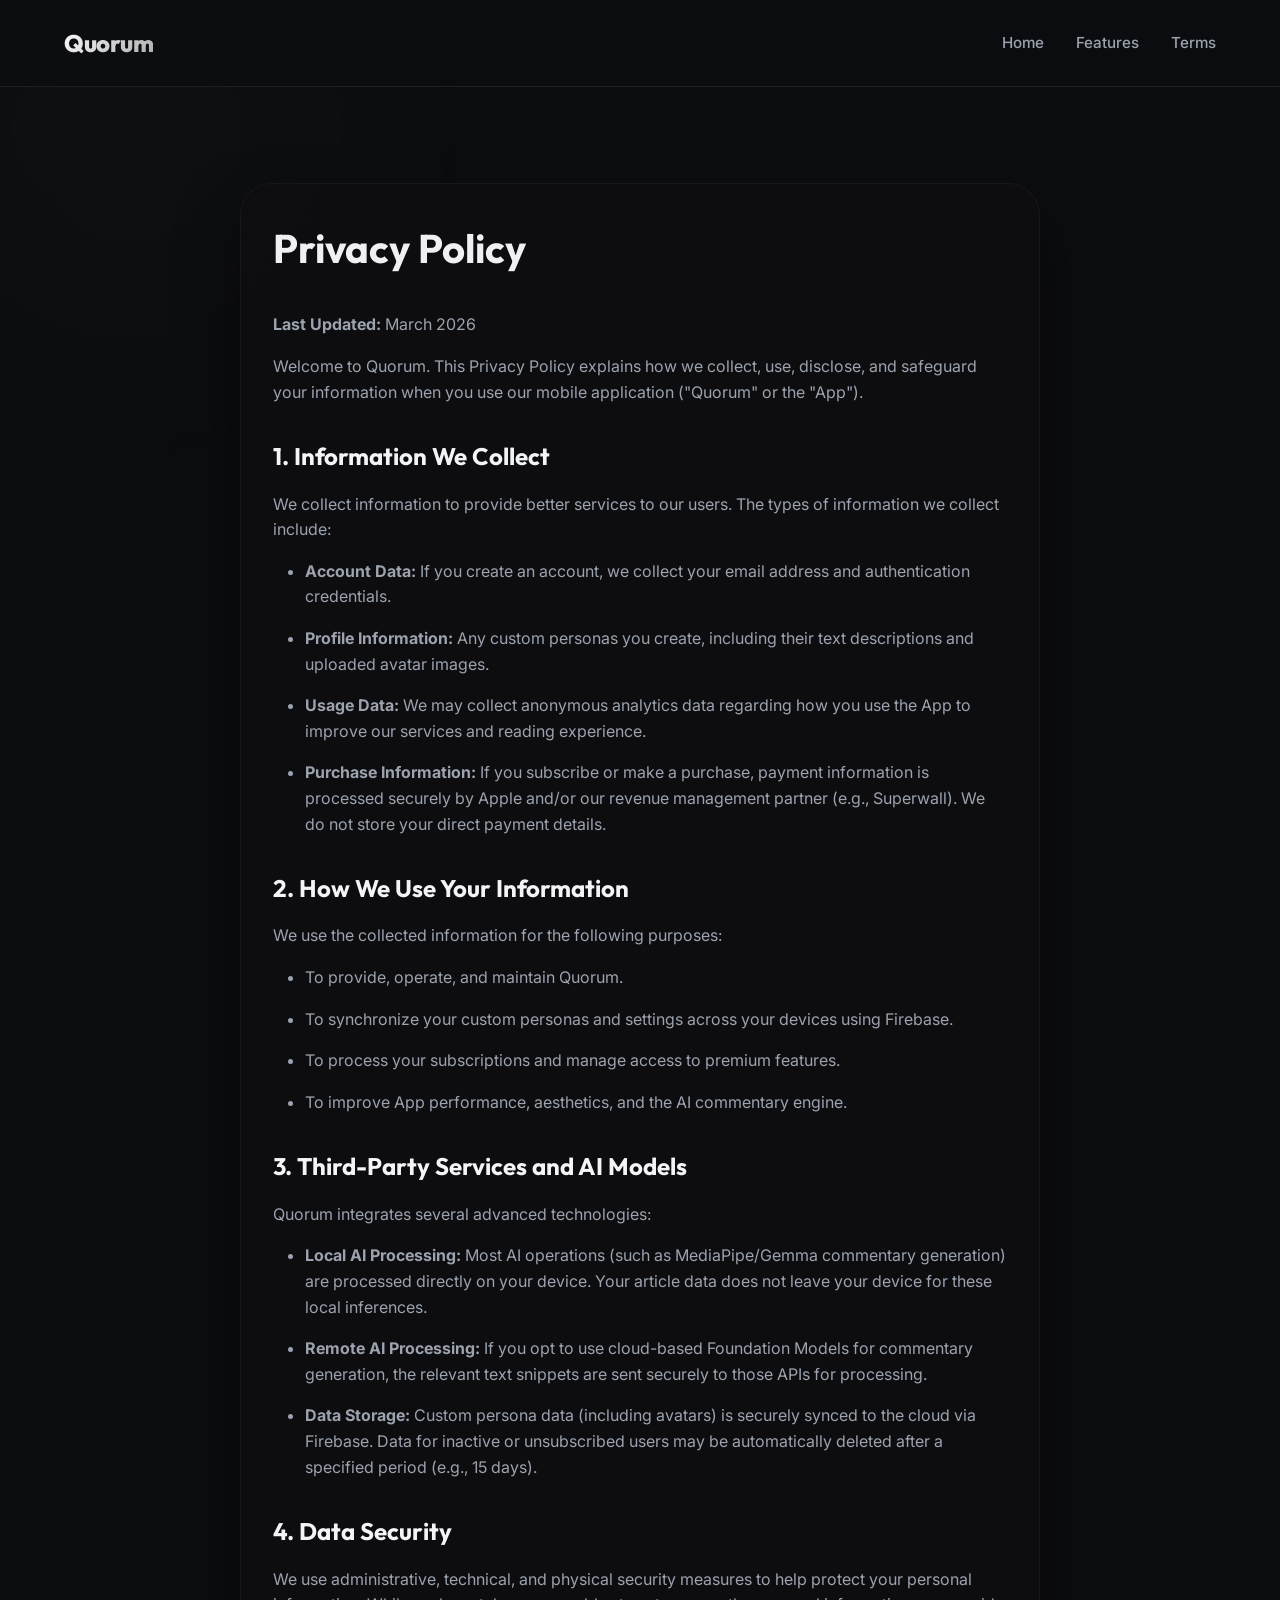
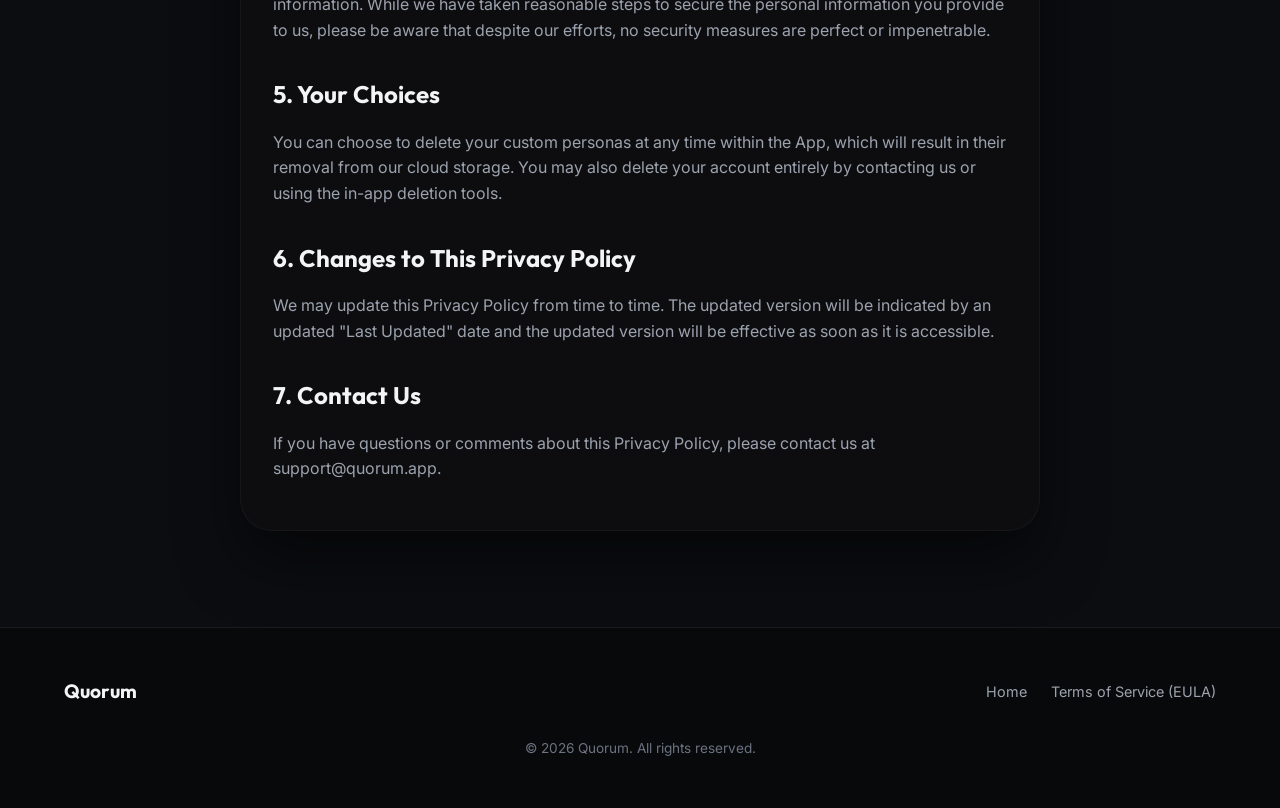
<file: privacy.html>
<!DOCTYPE html>
<html lang="en">

<head>
    <meta charset="UTF-8">
    <meta name="viewport" content="width=device-width, initial-scale=1.0">
    <title>Privacy Policy - Quorum</title>
    <link rel="stylesheet" href="styles.css">
    <link
        href="https://fonts.googleapis.com/css2?family=Inter:wght@300;400;500;600&family=Outfit:wght@400;600;700;800&display=swap"
        rel="stylesheet">
    <style>
        .policy-container {
            max-width: 800px;
            margin: 6rem auto;
            padding: 2rem;
        }

        .policy-container h1 {
            font-family: var(--font-display);
            font-size: 2.5rem;
            margin-bottom: 2rem;
            color: var(--accent);
        }

        .policy-container h2 {
            font-family: var(--font-display);
            font-size: 1.5rem;
            margin-top: 2rem;
            margin-bottom: 1rem;
            color: var(--text-main);
        }

        .policy-container p,
        .policy-container li {
            color: var(--text-muted);
            margin-bottom: 1rem;
            line-height: 1.6;
        }

        .policy-container ul {
            margin-left: 2rem;
            margin-bottom: 1.5rem;
        }
    </style>
</head>

<body>
    <div class="glow-bg"></div>
    <header class="navbar">
        <div class="logo">Quorum</div>
        <nav class="nav-links">
            <a href="index.html">Home</a>
            <a href="index.html#features">Features</a>
            <a href="https://www.apple.com/legal/internet-services/itunes/dev/stdeula/" target="_blank"
                rel="noopener noreferrer">Terms</a>
        </nav>
    </header>

    <main class="policy-container glass-panel">
        <h1>Privacy Policy</h1>
        <p><strong>Last Updated:</strong> March 2026</p>

        <p>Welcome to Quorum. This Privacy Policy explains how we collect, use, disclose, and safeguard your
            information when you use our mobile application ("Quorum" or the "App").</p>

        <h2>1. Information We Collect</h2>
        <p>We collect information to provide better services to our users. The types of information we collect include:
        </p>
        <ul>
            <li><strong>Account Data:</strong> If you create an account, we collect your email address and
                authentication credentials.</li>
            <li><strong>Profile Information:</strong> Any custom personas you create, including their text descriptions
                and uploaded avatar images.</li>
            <li><strong>Usage Data:</strong> We may collect anonymous analytics data regarding how you use the App to
                improve our services and reading experience.</li>
            <li><strong>Purchase Information:</strong> If you subscribe or make a purchase, payment information is
                processed securely by Apple and/or our revenue management partner (e.g., Superwall). We do not store
                your direct payment details.</li>
        </ul>

        <h2>2. How We Use Your Information</h2>
        <p>We use the collected information for the following purposes:</p>
        <ul>
            <li>To provide, operate, and maintain Quorum.</li>
            <li>To synchronize your custom personas and settings across your devices using Firebase.</li>
            <li>To process your subscriptions and manage access to premium features.</li>
            <li>To improve App performance, aesthetics, and the AI commentary engine.</li>
        </ul>

        <h2>3. Third-Party Services and AI Models</h2>
        <p>Quorum integrates several advanced technologies:</p>
        <ul>
            <li><strong>Local AI Processing:</strong> Most AI operations (such as MediaPipe/Gemma commentary generation)
                are processed directly on your device. Your article data does not leave your device for these local
                inferences.</li>
            <li><strong>Remote AI Processing:</strong> If you opt to use cloud-based Foundation Models for commentary
                generation, the relevant text snippets are sent securely to those APIs for processing.</li>
            <li><strong>Data Storage:</strong> Custom persona data (including avatars) is securely synced to the cloud
                via Firebase. Data for inactive or unsubscribed users may be automatically deleted after a specified
                period (e.g., 15 days).</li>
        </ul>

        <h2>4. Data Security</h2>
        <p>We use administrative, technical, and physical security measures to help protect your personal information.
            While we have taken reasonable steps to secure the personal information you provide to us, please be aware
            that despite our efforts, no security measures are perfect or impenetrable.</p>

        <h2>5. Your Choices</h2>
        <p>You can choose to delete your custom personas at any time within the App, which will result in their removal
            from our cloud storage. You may also delete your account entirely by contacting us or using the in-app
            deletion tools.</p>

        <h2>6. Changes to This Privacy Policy</h2>
        <p>We may update this Privacy Policy from time to time. The updated version will be indicated by an updated
            "Last Updated" date and the updated version will be effective as soon as it is accessible.</p>

        <h2>7. Contact Us</h2>
        <p>If you have questions or comments about this Privacy Policy, please contact us at support@quorum.app.
        </p>
    </main>

    <footer>
        <div class="footer-content">
            <div class="footer-brand">Quorum</div>
            <div class="footer-links">
                <a href="index.html">Home</a>
                <a href="https://www.apple.com/legal/internet-services/itunes/dev/stdeula/" target="_blank"
                    rel="noopener noreferrer">Terms of Service (EULA)</a>
            </div>
        </div>
        <p class="copyright">&copy; 2026 Quorum. All rights reserved.</p>
    </footer>
</body>

</html>
</file>
<file: styles.css>
:root {
    --bg-color: #0c0d11;
    --card-bg: rgba(25, 27, 34, 0.6);
    --border-color: rgba(255, 255, 255, 0.08);
    --text-main: #f3f4f6;
    --text-muted: #9ca3af;
    --accent: #f0f0f2;
    /* Soft cinematic white glow */
    --accent-glow: rgba(255, 255, 255, 0.03);

    --font-sans: 'Inter', -apple-system, BlinkMacSystemFont, "Segoe UI", Roboto, Helvetica, Arial, sans-serif;
    --font-display: 'Outfit', var(--font-sans);
}

* {
    margin: 0;
    padding: 0;
    box-sizing: border-box;
    scroll-behavior: smooth;
}

body {
    background-color: var(--bg-color);
    color: var(--text-main);
    font-family: var(--font-sans);
    line-height: 1.6;
    overflow-x: hidden;
    position: relative;
}

/* Background Effects */
.glow-bg {
    position: fixed;
    top: -20vw;
    left: -20vw;
    width: 60vw;
    height: 60vw;
    background: radial-gradient(circle, rgba(255, 255, 255, 0.02) 0%, transparent 60%);
    opacity: 1;
    z-index: -1;
    pointer-events: none;
    filter: blur(100px);
}

/* Navbar */
.navbar {
    position: sticky;
    top: 0;
    z-index: 100;
    display: flex;
    justify-content: space-between;
    align-items: center;
    padding: 1.5rem 5%;
    background: rgba(12, 13, 17, 0.8);
    backdrop-filter: blur(12px);
    -webkit-backdrop-filter: blur(12px);
    border-bottom: 1px solid var(--border-color);
}

.logo {
    font-family: var(--font-display);
    font-size: 1.5rem;
    font-weight: 800;
    letter-spacing: -0.5px;
    background: linear-gradient(135deg, #fff 0%, #aaa 100%);
    -webkit-background-clip: text;
    background-clip: text;
    -webkit-text-fill-color: transparent;
}

.nav-links {
    display: flex;
    align-items: center;
    gap: 2rem;
}

.nav-links a {
    color: var(--text-muted);
    text-decoration: none;
    font-size: 0.95rem;
    font-weight: 500;
    transition: color 0.3s ease;
}

.nav-links a:hover {
    color: var(--text-main);
}

.cta-button,
.primary-btn {
    background: var(--text-main);
    color: #000 !important;
    padding: 0.7rem 1.6rem;
    border-radius: 30px;
    font-weight: 600;
    text-decoration: none;
    transition: transform 0.3s cubic-bezier(0.2, 0.8, 0.2, 1), box-shadow 0.3s ease;
    box-shadow: 0 4px 15px rgba(255, 255, 255, 0.1);
}

.cta-button:hover,
.primary-btn:hover {
    transform: translateY(-2px);
    box-shadow: 0 8px 25px rgba(255, 255, 255, 0.2);
}

/* Glassmorphism Classes */
.glass-panel {
    background: rgba(15, 15, 17, 0.7);
    border: 1px solid rgba(255, 255, 255, 0.04);
    border-radius: 32px;
    backdrop-filter: blur(40px);
    -webkit-backdrop-filter: blur(40px);
    box-shadow: 0 30px 60px rgba(0, 0, 0, 0.5);
}

.glass-card {
    background: rgba(18, 18, 20, 0.6);
    border: 1px solid rgba(255, 255, 255, 0.03);
    border-radius: 24px;
    backdrop-filter: blur(30px);
    -webkit-backdrop-filter: blur(30px);
    overflow: hidden;
    transition: transform 0.4s cubic-bezier(0.2, 0.8, 0.2, 1), border-color 0.4s ease, box-shadow 0.4s ease;
}

.glass-card:hover {
    transform: translateY(-8px);
    border-color: rgba(255, 255, 255, 0.1);
    box-shadow: 0 20px 40px rgba(0, 0, 0, 0.6);
}

/* Hero Section */
.hero {
    display: flex;
    justify-content: space-between;
    align-items: center;
    padding: 4rem 5%;
    margin: 4rem 5%;
    min-height: 60vh;
}

.hero-content {
    flex: 1;
    max-width: 600px;
}

.main-title {
    font-family: var(--font-display);
    font-size: clamp(3rem, 5vw, 5rem);
    font-weight: 800;
    line-height: 1.1;
    margin-bottom: 1.5rem;
    letter-spacing: -1px;
}

.highlight {
    color: var(--accent);
    /* For a dynamic gradient */
    background: linear-gradient(135deg, #ffffff 0%, #888 100%);
    -webkit-background-clip: text;
    background-clip: text;
    -webkit-text-fill-color: transparent;
}

.subtitle {
    font-size: 1.25rem;
    color: var(--text-muted);
    margin-bottom: 2.5rem;
    max-width: 90%;
}

.hero-buttons {
    display: flex;
    gap: 1rem;
    align-items: center;
}

.secondary-btn {
    padding: 0.6rem 1.2rem;
    border-radius: 20px;
    font-weight: 600;
    color: var(--text-main);
    text-decoration: none;
    border: 1px solid var(--border-color);
    transition: background 0.3s, border-color 0.3s;
}

.secondary-btn:hover {
    background: rgba(255, 255, 255, 0.05);
    border-color: rgba(255, 255, 255, 0.2);
}

.hero-image-container {
    flex: 1;
    display: flex;
    justify-content: center;
    position: relative;
    max-width: 45%;
}

.hero-img {
    width: 100%;
    max-width: 320px;
    border-radius: 30px;
    border: 1px solid var(--border-color);
    box-shadow: 0 20px 50px rgba(0, 0, 0, 0.5);
    position: relative;
    z-index: 2;
}

.accent-glow {
    position: absolute;
    top: 50%;
    left: 50%;
    transform: translate(-50%, -50%);
    width: 80%;
    height: 80%;
    background: var(--accent-glow);
    filter: blur(60px);
    z-index: 1;
    border-radius: 50%;
}

/* Animations */
@keyframes float {
    0% {
        transform: translateY(0px);
    }

    50% {
        transform: translateY(-15px);
    }

    100% {
        transform: translateY(0px);
    }
}

.float-anim {
    animation: float 6s ease-in-out infinite;
}

/* Layout resets for typography */
.section-title {
    font-family: var(--font-display);
    font-size: 2.5rem;
    font-weight: 700;
    text-align: center;
    margin-bottom: 3rem;
    letter-spacing: -0.5px;
}

/* Features Section */
.features-section {
    padding: 6rem 5%;
}

.feature-grid {
    display: grid;
    grid-template-columns: repeat(auto-fit, minmax(300px, 1fr));
    gap: 2rem;
    margin-top: 2rem;
}

.card-img-wrapper {
    width: 100%;
    height: 480px;
    overflow: hidden;
    position: relative;
    background: #040405;
    /* Deep rich black */
    display: flex;
    justify-content: center;
    align-items: center;
    padding: 2.5rem 2rem 0 2rem;
}

.card-img-wrapper img {
    max-width: 100%;
    height: 100%;
    object-fit: contain;
    object-position: bottom center;
    border-radius: 12px 12px 0 0;
    transition: transform 0.8s cubic-bezier(0.2, 0.8, 0.2, 1);
}

.glass-card:hover .card-img-wrapper img {
    transform: scale(1.03);
}

.card-content {
    padding: 1.5rem;
}

.card-content h3 {
    font-family: var(--font-display);
    font-size: 1.5rem;
    margin-bottom: 0.75rem;
    color: var(--text-main);
}

.card-content p {
    color: var(--text-muted);
    font-size: 0.95rem;
}

/* Showcase Section */
.showcase-section {
    padding: 6rem 5%;
}

.showcase-row {
    display: flex;
    align-items: center;
    gap: 4rem;
    margin-bottom: 6rem;
}

.showcase-row:last-child {
    margin-bottom: 0;
}

.showcase-row.reverse {
    flex-direction: row-reverse;
}

.showcase-text {
    flex: 1;
}

.showcase-text h3 {
    font-family: var(--font-display);
    font-size: 2.5rem;
    margin-bottom: 1rem;
    color: var(--text-main);
    letter-spacing: -0.5px;
}

.showcase-text p {
    font-size: 1.15rem;
    color: var(--text-muted);
    max-width: 90%;
}

.showcase-image {
    flex: 1;
    display: flex;
    justify-content: center;
    position: relative;
}

.showcase-img {
    max-width: 320px;
    width: 100%;
    border-radius: 35px;
    border: 1px solid var(--border-color);
    box-shadow: 0 20px 50px rgba(0, 0, 0, 0.5);
    z-index: 2;
}

/* Themes Section */
.themes-section {
    margin: 4rem 5%;
    padding: 4rem;
}

.themes-layout {
    display: flex;
    align-items: center;
    justify-content: space-between;
    gap: 4rem;
}

.themes-text {
    flex: 1;
}

.themes-text .section-title {
    text-align: left;
    margin-bottom: 1.5rem;
}

.themes-visuals {
    flex: 1.5;
    display: flex;
    justify-content: center;
    align-items: center;
    position: relative;
    height: 500px;
}

.theme-img {
    position: absolute;
    max-width: 250px;
    width: 100%;
    border-radius: 30px;
    border: 1px solid var(--border-color);
    box-shadow: 0 20px 50px rgba(0, 0, 0, 0.8);
    transition: transform 0.5s cubic-bezier(0.2, 0.8, 0.2, 1), z-index 0.5s;
}

.theme-img:nth-child(1) {
    transform: translateX(-140px) scale(0.85) rotate(-6deg);
    z-index: 1;
}

.theme-img:nth-child(2) {
    transform: translateX(0) scale(1) rotate(0deg);
    z-index: 3;
}

.theme-img:nth-child(3) {
    transform: translateX(140px) scale(0.85) rotate(6deg);
    z-index: 2;
}

.theme-img:hover {
    transform: scale(1.08) translateY(-15px) rotate(0deg) !important;
    z-index: 10 !important;
}

/* Support Section */
.support-section {
    padding: 4rem 5% 8rem 5%;
    display: flex;
    justify-content: center;
}

.support-container {
    display: flex;
    max-width: 1000px;
    width: 100%;
    padding: 4rem;
    gap: 4rem;
    align-items: center;
}

.support-text {
    flex: 1;
}

.support-text .subtitle {
    font-size: 1.15rem;
    color: var(--text-muted);
    margin-top: 1.5rem;
    line-height: 1.6;
}

.support-form {
    flex: 1.2;
    display: flex;
    flex-direction: column;
    gap: 1.5rem;
    width: 100%;
}

.form-group {
    display: flex;
    flex-direction: column;
    gap: 0.5rem;
    text-align: left;
}

.form-group label {
    font-size: 0.9rem;
    color: var(--text-muted);
    font-weight: 500;
}

.form-group input,
.form-group textarea {
    background: rgba(255, 255, 255, 0.03);
    border: 1px solid rgba(255, 255, 255, 0.1);
    border-radius: 12px;
    padding: 1rem 1.2rem;
    color: var(--text-main);
    font-family: var(--font-body);
    font-size: 1rem;
    transition: all 0.3s;
    outline: none;
}

.form-group input:focus,
.form-group textarea:focus {
    border-color: rgba(255, 255, 255, 0.3);
    background: rgba(255, 255, 255, 0.05);
    box-shadow: 0 0 0 2px rgba(255, 255, 255, 0.05);
}

.form-group input::placeholder,
.form-group textarea::placeholder {
    color: rgba(255, 255, 255, 0.2);
}

.submit-btn {
    align-self: flex-start;
    padding: 1rem 2rem;
    font-size: 1rem;
    margin-top: 0.5rem;
    cursor: pointer;
    border: none;
}

/* CTA Section */
.cta-section {
    text-align: center;
    padding: 6rem 5%;
    background: radial-gradient(circle at center, rgba(25, 27, 34, 0.8) 0%, transparent 70%);
}

.cta-section p {
    color: var(--text-muted);
    font-size: 1.2rem;
    margin-bottom: 2rem;
}

.large-btn {
    padding: 1rem 2rem;
    font-size: 1.1rem;
    border-radius: 30px;
}

/* Footer */
footer {
    border-top: 1px solid var(--border-color);
    padding: 3rem 5%;
    margin-top: 4rem;
    background: #08090b;
}

.footer-content {
    display: flex;
    justify-content: space-between;
    align-items: center;
    margin-bottom: 2rem;
}

.footer-brand {
    font-family: var(--font-display);
    font-weight: 700;
    font-size: 1.2rem;
}

.footer-links {
    display: flex;
    gap: 1.5rem;
}

.footer-links a {
    color: var(--text-muted);
    text-decoration: none;
    font-size: 0.9rem;
    transition: color 0.3s;
}

.footer-links a:hover {
    color: var(--text-main);
}

.copyright {
    color: #6b7280;
    font-size: 0.85rem;
    text-align: center;
}

/* Mobile Breakpoints */
@media (max-width: 768px) {
    .nav-links {
        display: none;
        /* simple mobile hide for now */
    }

    .hero {
        flex-direction: column;
        padding: 2rem 5%;
        text-align: center;
    }

    .hero-content {
        margin-bottom: 3rem;
    }

    .hero-buttons {
        justify-content: center;
    }

    .hero-image-container {
        max-width: 80%;
    }

    .themes-layout {
        flex-direction: column;
        text-align: center;
    }

    .themes-text .section-title {
        text-align: center;
    }

    .footer-content {
        flex-direction: column;
        gap: 2rem;
        text-align: center;
    }

    .footer-links {
        flex-direction: column;
        align-items: center;
    }

    .support-container {
        flex-direction: column;
        padding: 2.5rem 2rem;
        gap: 2.5rem;
        text-align: center;
    }

    .support-text .section-title {
        text-align: center;
    }

    .submit-btn {
        align-self: center;
        width: 100%;
    }
}
/* ── Co-Reading Rooms Section ─────────────────────────────────────────── */
.coread-section {
    margin: 2rem 5% 4rem;
    padding: 5rem 4rem;
    background: rgba(25, 27, 34, 0.45);
    border: 1px solid var(--border-color);
    border-radius: 24px;
    backdrop-filter: blur(30px);
    -webkit-backdrop-filter: blur(30px);
}

.coread-inner {
    display: flex;
    align-items: center;
    gap: 5rem;
}

.coread-text {
    flex: 1;
    display: flex;
    flex-direction: column;
    gap: 1.5rem;
}

.coread-badge {
    display: inline-block;
    font-family: var(--font-sans);
    font-size: 0.7rem;
    font-weight: 600;
    letter-spacing: 0.15em;
    text-transform: uppercase;
    color: var(--text-muted);
    border: 1px solid rgba(255,255,255,0.12);
    border-radius: 100px;
    padding: 0.35rem 0.9rem;
    width: fit-content;
}

.coread-title {
    font-family: var(--font-display);
    font-size: clamp(2.5rem, 4vw, 4rem);
    font-weight: 800;
    line-height: 1.1;
    letter-spacing: -0.02em;
    color: var(--text-main);
}

.coread-desc {
    font-size: 1.05rem;
    color: var(--text-muted);
    line-height: 1.75;
    max-width: 480px;
}

.coread-list {
    list-style: none;
    display: flex;
    flex-direction: column;
    gap: 0.65rem;
}

.coread-list li {
    font-size: 0.95rem;
    color: var(--text-muted);
    padding-left: 1.4rem;
    position: relative;
}

.coread-list li::before {
    content: '—';
    position: absolute;
    left: 0;
    color: rgba(255,255,255,0.25);
    font-size: 0.8rem;
}

.coread-image-wrap {
    flex: 0 0 auto;
    position: relative;
    display: flex;
    align-items: center;
    justify-content: center;
}

.coread-img {
    width: 260px;
    border-radius: 32px;
    box-shadow: 0 32px 64px rgba(0,0,0,0.6);
    border: 1px solid rgba(255,255,255,0.06);
    position: relative;
    z-index: 1;
}

.coread-glow {
    position: absolute;
    width: 280px;
    height: 280px;
    background: radial-gradient(circle, rgba(255,255,255,0.04) 0%, transparent 70%);
    filter: blur(40px);
    z-index: 0;
}

@media (max-width: 768px) {
    .coread-section {
        padding: 3rem 1.5rem;
        margin: 1.5rem 4% 3rem;
    }

    .coread-inner {
        flex-direction: column;
        gap: 3rem;
        text-align: center;
        align-items: center;
    }

    .coread-badge {
        align-self: center;
    }

    .coread-desc {
        max-width: 100%;
    }

    .coread-list li {
        text-align: left;
    }

    .coread-img {
        width: 220px;
    }
}

/* ── Hero Badge ──────────────────────────────────────────────────────── */
.hero-badge {
    display: inline-block;
    font-size: 0.7rem;
    font-weight: 600;
    letter-spacing: 0.12em;
    text-transform: uppercase;
    color: var(--text-muted);
    border: 1px solid rgba(255,255,255,0.12);
    border-radius: 100px;
    padding: 0.35rem 0.9rem;
    margin-bottom: 1.25rem;
}

/* ── iPhone Mockup ───────────────────────────────────────────────────── */
.iphone-duo {
    position: relative;
    width: 340px;
    height: 520px;
}

.iphone-mockup {
    position: absolute;
    width: 220px;
    background: #1c1c1e;
    border-radius: 44px;
    border: 1.5px solid rgba(255,255,255,0.12);
    box-shadow:
        0 0 0 1px rgba(0,0,0,0.9),
        0 40px 80px rgba(0,0,0,0.8),
        inset 0 1px 0 rgba(255,255,255,0.08);
    padding: 14px 10px 18px;
    overflow: visible;
}

.iphone-front {
    bottom: 0;
    right: 0;
    z-index: 2;
}

.iphone-back {
    top: 0;
    left: 0;
    z-index: 1;
    transform: rotate(-6deg);
    opacity: 0.85;
}

/* Dynamic Island */
.iphone-island {
    position: absolute;
    top: 13px;
    left: 50%;
    transform: translateX(-50%);
    width: 80px;
    height: 26px;
    background: #000;
    border-radius: 20px;
    z-index: 10;
}

/* Screen */
.iphone-screen {
    border-radius: 32px;
    overflow: hidden;
    background: #000;
    position: relative;
}

.iphone-screen img {
    width: 100%;
    display: block;
    border-radius: 32px;
}

/* Side buttons */
.iphone-btn {
    position: absolute;
    background: #2c2c2e;
    border-radius: 3px;
}

.iphone-btn-right {
    right: -3px;
    top: 120px;
    width: 3px;
    height: 70px;
}

.iphone-btn-left1 {
    left: -3px;
    top: 100px;
    width: 3px;
    height: 40px;
}

.iphone-btn-left2 {
    left: -3px;
    top: 155px;
    width: 3px;
    height: 40px;
}

@media (max-width: 768px) {
    .iphone-duo {
        width: 260px;
        height: 420px;
    }

    .iphone-mockup {
        width: 180px;
    }
}

/* ── Hero Copy & Stats ───────────────────────────────────────────────── */
.hero-copy {
    font-size: 1rem;
    color: var(--text-muted);
    line-height: 1.75;
    max-width: 90%;
    margin-top: -1rem;
    margin-bottom: 0.5rem;
}

.hero-stats {
    display: flex;
    align-items: center;
    gap: 1.25rem;
    margin-bottom: 2rem;
    padding: 1.25rem 0;
    border-top: 1px solid var(--border-color);
    border-bottom: 1px solid var(--border-color);
}

.hero-stat {
    display: flex;
    flex-direction: column;
    font-size: 0.7rem;
    text-transform: uppercase;
    letter-spacing: 0.08em;
    color: var(--text-muted);
    font-weight: 500;
}

.hero-stat span {
    font-size: 0.95rem;
    font-weight: 700;
    color: var(--text-main);
    text-transform: none;
    letter-spacing: -0.01em;
    margin-bottom: 0.1rem;
}

.hero-stat-divider {
    width: 1px;
    height: 32px;
    background: var(--border-color);
    flex-shrink: 0;
}

@media (max-width: 768px) {
    .hero-copy {
        max-width: 100%;
    }

    .hero-stats {
        gap: 1rem;
    }
}
</file>
